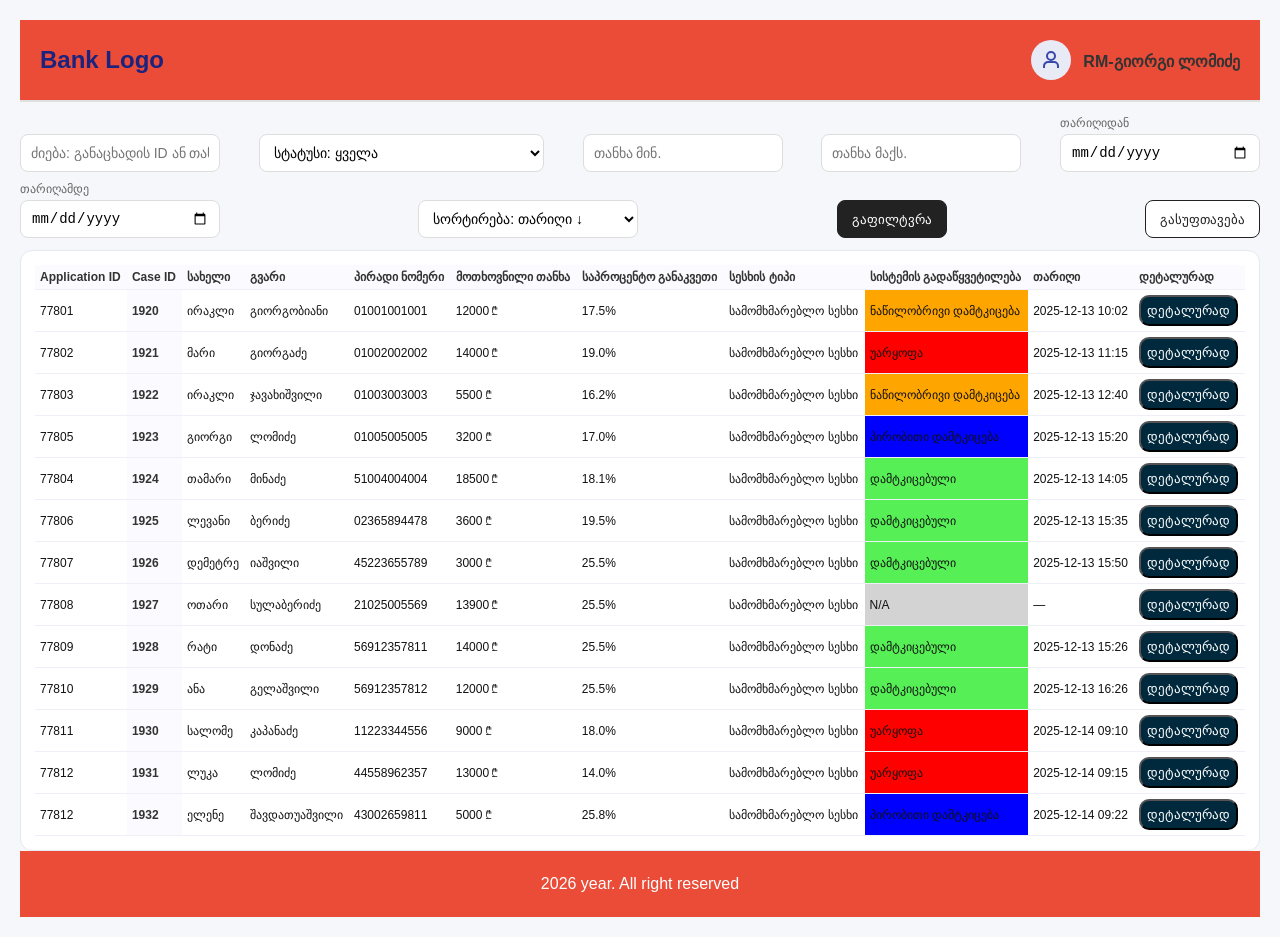
<file: index.html>
<!DOCTYPE html>
<html lang="ka">
  <head>
    <meta charset="UTF-8" />
    <meta name="viewport" content="width=device-width, initial-scale=1.0" />
    <title>RM-admin Panel</title>
    <link rel="stylesheet" href="./style.css" />
  </head>

  <body>
    <header>
      <div class="bank-logo">
        <h2>Bank Logo</h2>
      </div>

      <div class="user-info">
        <div class="user-icon">
          <svg
            width="24"
            height="24"
            viewBox="0 0 24 24"
            fill="none"
            stroke="currentColor"
          >
            <circle cx="12" cy="8" r="4" stroke-width="2" />
            <path
              d="M5 20v-2c0-2.2 1.8-4 4-4h6c2.2 0 4 1.8 4 4v2"
              stroke-width="2"
            />
          </svg>
        </div>
        <div class="user-details">
          <div class="user-name">RM-გიორგი ლომიძე</div>
        </div>
      </div>
    </header>
    <div class="controls">
      <!-- Search -->
      <input
        class="control-input"
        type="text"
        placeholder="ძიება: განაცხადის ID ან თანხა"
      />

      <!-- Filter: Status -->
      <select class="control-select">
        <option value="ALL">სტატუსი: ყველა</option>
        <option value="APPROVE">დამტკიცება</option>
        <option value="REJECT">უარყოფა</option>
        <option value="PARTIAL_APPROVE">ნაწილობრივი დამტკიცება</option>
        <option value="CONDITIONAL_APPROVE">პირობითი დამტკიცება</option>
        <option value="NONE">გადაწყვეტილება არ არის მიღებული</option>
      </select>

      <!-- Filter: Amount -->
      <input class="control-input" type="number" placeholder="თანხა მინ." />
      <input class="control-input" type="number" placeholder="თანხა მაქს." />

      <!-- Filter: Date -->
      <div class="control-field">
        <label class="control-label">თარიღიდან</label>
        <input class="control-input" type="date" />
      </div>

      <div class="control-field">
        <label class="control-label">თარიღამდე</label>
        <input class="control-input" type="date" />
      </div>

      <!-- Sort -->
      <select class="control-select">
        <option value="DATE_DESC">სორტირება: თარიღი ↓</option>
        <option value="DATE_ASC">სორტირება: თარიღი ↑</option>
        <option value="AMOUNT_DESC">სორტირება: თანხა ↓</option>
        <option value="AMOUNT_ASC">სორტირება: თანხა ↑</option>
      </select>

      <!-- Optional UI buttons -->
      <button class="control-btn" type="button">გაფილტვრა</button>
      <button class="control-btn secondary" type="button">გასუფთავება</button>
    </div>
    <div class="card">
      <table>
        <thead>
          <tr>
            <th>Application ID</th>
            <th>Case ID</th>
            <th>სახელი</th>
            <th>გვარი</th>
            <th>პირადი ნომერი</th>
            <th>მოთხოვნილი თანხა</th>
            <th>საპროცენტო განაკვეთი</th>
            <th>სესხის ტიპი</th>
            <th>სისტემის გადაწყვეტილება</th>
            <th>თარიღი</th>
            <th>დეტალურად</th>
          </tr>
        </thead>
        <tbody>
          <tr class="case-row" data-id="A-77801">
            <td>77801</td>
            <th>1920</th>
            <td>ირაკლი</td>
            <td>გიორგობიანი</td>
            <td>01001001001</td>
            <td>12000 ₾</td>
            <td>17.5%</td>
            <td>სამომხმარებლო სესხი</td>
            <td class="partial">ნაწილობრივი დამტკიცება</td>
            <td>2025-12-13 10:02</td>
            <td><button>დეტალურად</button></td>
          </tr>

          <tr class="case-row" data-id="A-77802">
            <td>77802</td>
            <th>1921</th>
            <td>მარი</td>
            <td>გიორგაძე</td>
            <td>01002002002</td>
            <td>14000 ₾</td>
            <td>19.0%</td>
            <td>სამომხმარებლო სესხი</td>
            <td class="reject">უარყოფა</td>
            <td>2025-12-13 11:15</td>
            <td><button>დეტალურად</button></td>
          </tr>

          <tr class="case-row" data-id="A-77803">
            <td>77803</td>
            <th>1922</th>
            <td>ირაკლი</td>
            <td>ჯავახიშვილი</td>
            <td>01003003003</td>
            <td>5500 ₾</td>
            <td>16.2%</td>
            <td>სამომხმარებლო სესხი</td>
            <td class="partial">ნაწილობრივი დამტკიცება</td>
            <td>2025-12-13 12:40</td>
            <td><button>დეტალურად</button></td>
          </tr>

          <tr class="case-row" data-id=">A-77804">
            <td>77805</td>
            <th>1923</th>
            <td>გიორგი</td>
            <td>ლომიძე</td>
            <td>01005005005</td>
            <td>3200 ₾</td>
            <td>17.0%</td>
            <td>სამომხმარებლო სესხი</td>
            <td class="conditional">პირობითი დამტკიცება</td>
            <td>2025-12-13 15:20</td>
            <td><button>დეტალურად</button></td>
          </tr>
          <tr class="case-row" data-id=">A-77805">
            <td>77804</td>
            <th>1924</th>
            <td>თამარი</td>
            <td>მინაძე</td>
            <td>51004004004</td>
            <td>18500 ₾</td>
            <td>18.1%</td>
            <td>სამომხმარებლო სესხი</td>
            <td class="approve">დამტკიცებული</td>
            <td>2025-12-13 14:05</td>
            <td><button>დეტალურად</button></td>
          </tr>

          <tr class="case-row" data-id=">A-77806">
            <td>77806</td>
            <th>1925</th>
            <td>ლევანი</td>
            <td>ბერიძე</td>
            <td>02365894478</td>
            <td>3600 ₾</td>
            <td>19.5%</td>
            <td>სამომხმარებლო სესხი</td>
            <td class="approve">დამტკიცებული</td>
            <td>2025-12-13 15:35</td>
            <td><button>დეტალურად</button></td>
          </tr>

          <tr class="case-row" data-id=">A-77807">
            <td>77807</td>
            <th>1926</th>
            <td>დემეტრე</td>
            <td>იაშვილი</td>
            <td>45223655789</td>
            <td>3000 ₾</td>
            <td>25.5%</td>
            <td>სამომხმარებლო სესხი</td>
            <td class="approve">დამტკიცებული</td>
            <td>2025-12-13 15:50</td>
            <td><button>დეტალურად</button></td>
          </tr>

          <tr class="case-row" data-id=">A-77808">
            <td>77808</td>
            <th>1927</th>
            <td>ოთარი</td>
            <td>სულაბერიძე</td>
            <td>21025005569</td>
            <td>13900 ₾</td>
            <td>25.5%</td>
            <td>სამომხმარებლო სესხი</td>
            <td class="no-desicion">N/A</td>
            <td>—</td>
            <td><button>დეტალურად</button></td>
          </tr>

          <tr class="case-row" data-id=">A-77809">
            <td>77809</td>
            <th>1928</th>
            <td>რატი</td>
            <td>დონაძე</td>
            <td>56912357811</td>
            <td>14000 ₾</td>
            <td>25.5%</td>
            <td>სამომხმარებლო სესხი</td>
            <td class="approve">დამტკიცებული</td>
            <td>2025-12-13 15:26</td>
            <td><button>დეტალურად</button></td>
          </tr>

          <tr class="case-row" data-id=">A-77810">
            <td>77810</td>
            <th>1929</th>
            <td>ანა</td>
            <td>გელაშვილი</td>
            <td>56912357812</td>
            <td>12000 ₾</td>
            <td>25.5%</td>
            <td>სამომხმარებლო სესხი</td>
            <td class="approve">დამტკიცებული</td>
            <td>2025-12-13 16:26</td>
            <td><button>დეტალურად</button></td>
          </tr>

          <tr class="case-row" data-id=">A-77811">
            <td>77811</td>
            <th>1930</th>
            <td>სალომე</td>
            <td>კაპანაძე</td>
            <td>11223344556</td>
            <td>9000 ₾</td>
            <td>18.0%</td>
            <td>სამომხმარებლო სესხი</td>
            <td class="reject">უარყოფა</td>
            <td>2025-12-14 09:10</td>
            <td><button>დეტალურად</button></td>
          </tr>
          <tr class="case-row" data-id=">A-77812">
            <td>77812</td>
            <th>1931</th>
            <td>ლუკა</td>
            <td>ლომიძე</td>
            <td>44558962357</td>
            <td>13000 ₾</td>
            <td>14.0%</td>
            <td>სამომხმარებლო სესხი</td>
            <td class="reject">უარყოფა</td>
            <td>2025-12-14 09:15</td>
            <td><button>დეტალურად</button></td>
          </tr>
          <tr class="case-row" data-id=">A-77813">
            <td>77812</td>
            <th>1932</th>
            <td>ელენე</td>
            <td>შავდათუაშვილი</td>
            <td>43002659811</td>
            <td>5000 ₾</td>
            <td>25.8%</td>
            <td>სამომხმარებლო სესხი</td>
            <td class="conditional">პირობითი დამტკიცება</td>
            <td>2025-12-14 09:22</td>
            <td><button>დეტალურად</button></td>
          </tr>
        </tbody>
      </table>
    </div>
    <footer>2026 year. All right reserved</footer>
    <script src="./script.js"></script>
  </body>
</html>
</file>
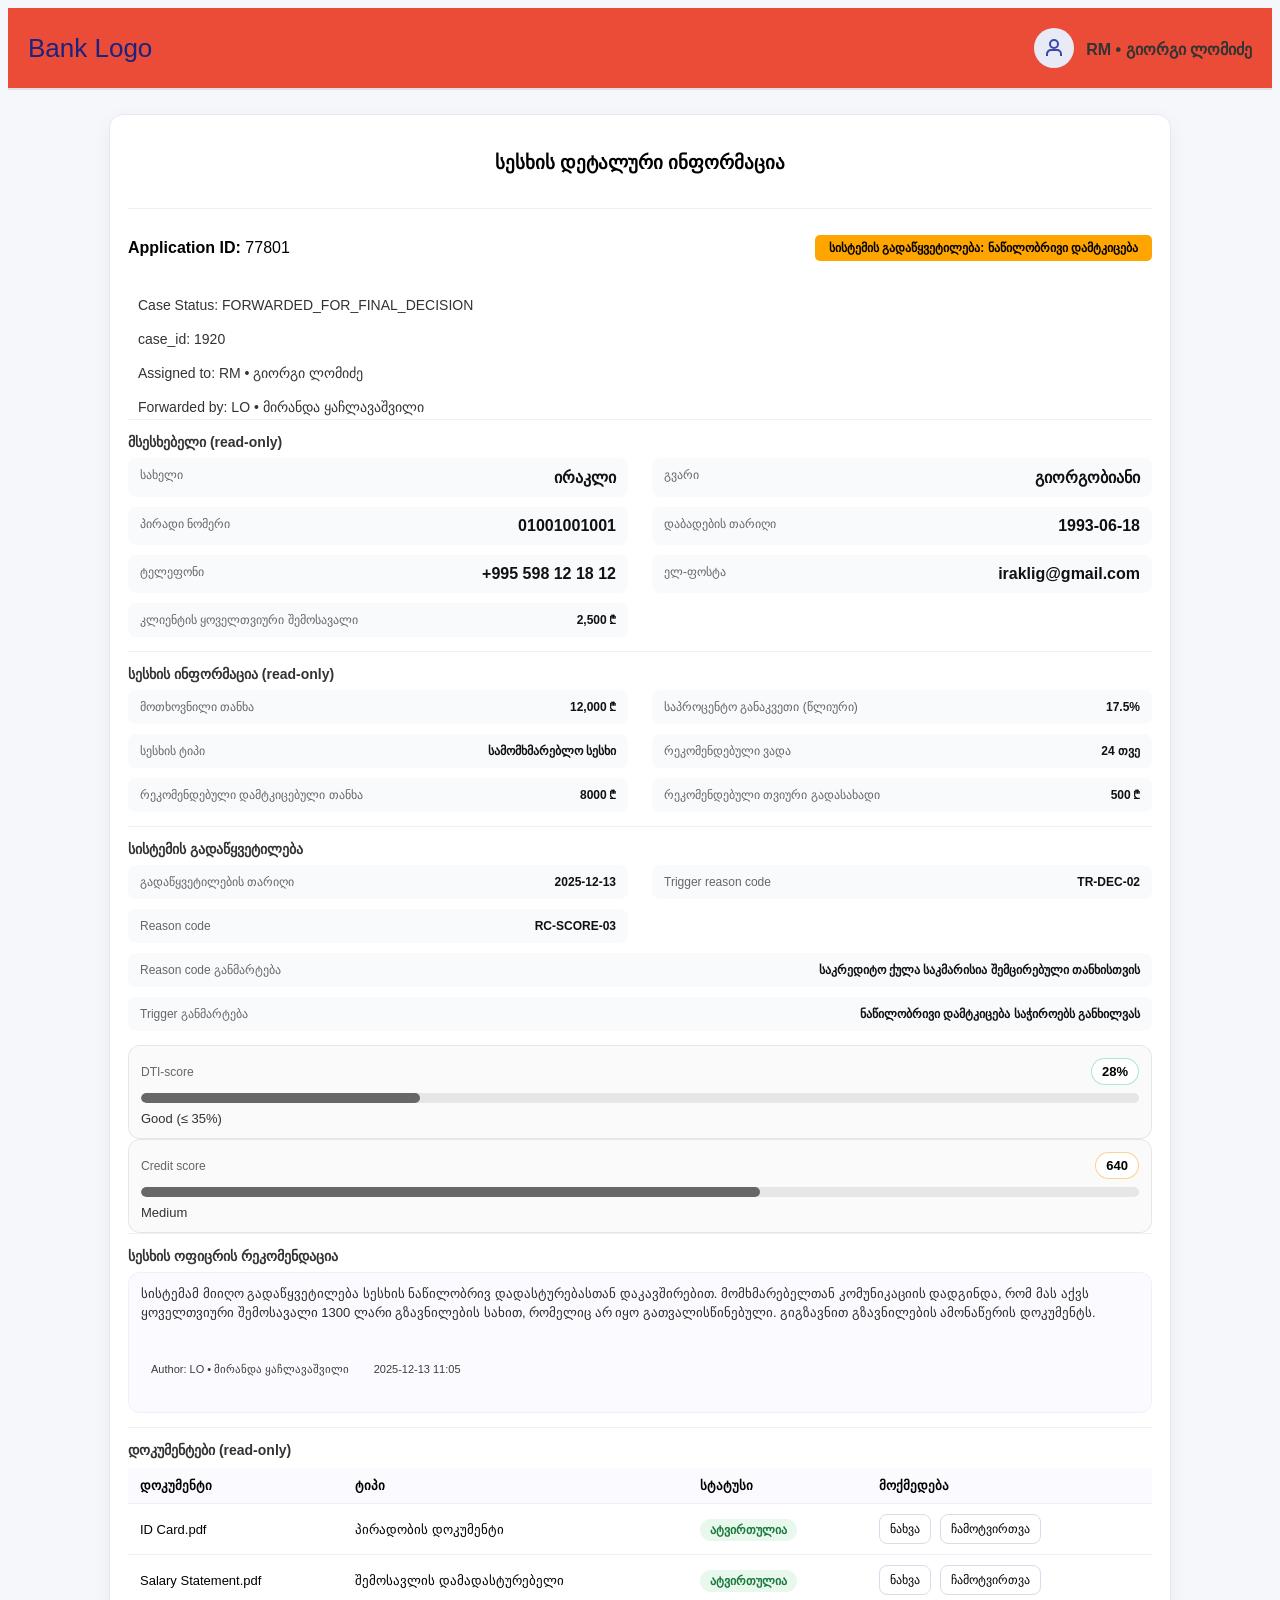
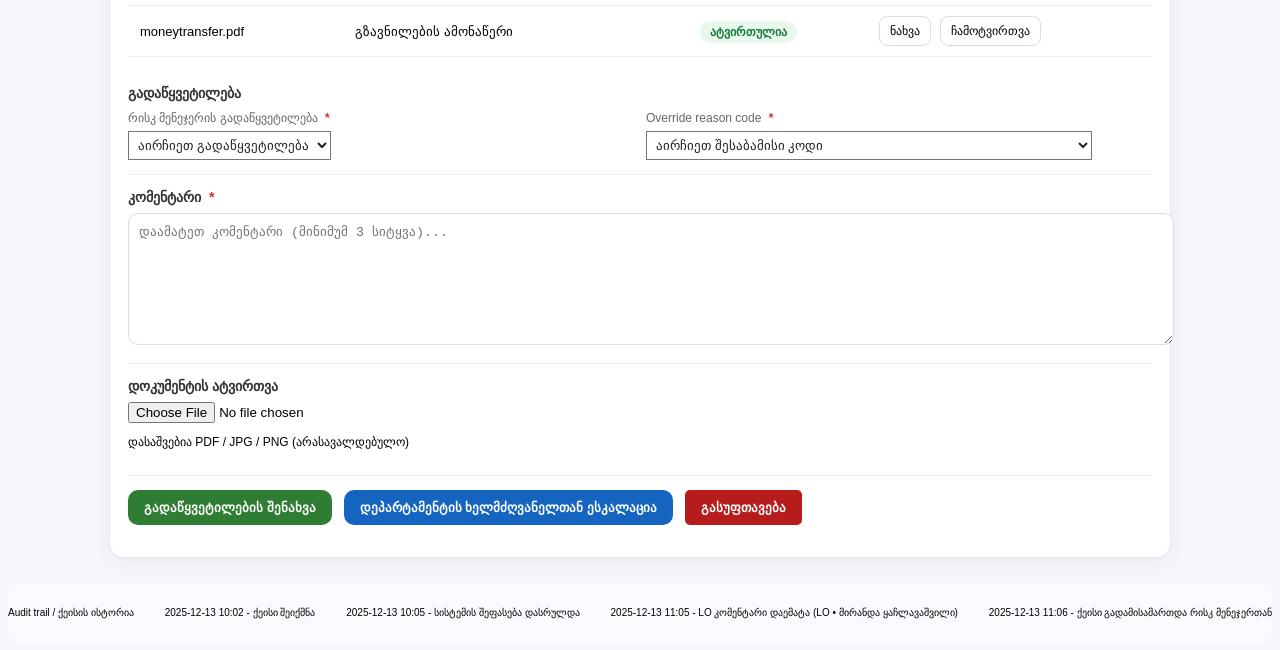
<file: details.html>
<!DOCTYPE html>
<html lang="ka">
  <head>
    <meta charset="UTF-8" />
    <meta name="viewport" content="width=device-width, initial-scale=1.0" />
    <title>Risk Manager - Loan Details</title>
    <link rel="stylesheet" href="./details.css" />
  
  </head>

  <body>
    <header>
      <a href="./index.html" class="bank-logo">Bank Logo</a>

      <div class="user-info">
        <div class="user-icon">
          <svg
            width="24"
            height="24"
            viewBox="0 0 24 24"
            fill="none"
            stroke="currentColor"
          >
            <circle cx="12" cy="8" r="4" stroke-width="2" />
            <path
              d="M5 20v-2c0-2.2 1.8-4 4-4h6c2.2 0 4 1.8 4 4v2"
              stroke-width="2"
            />
          </svg>
        </div>
        <div class="user-details">
          <div class="user-name">RM • გიორგი ლომიძე</div>
        </div>
      </div>
    </header>

    <div class="card" data-id="A-77801">
      <div class="card-header">
        <div class="case-title">
          <h3>სესხის დეტალური ინფორმაცია</h3>
        </div>
      </div>

      <div class="section info">
        <p><strong>Application ID:</strong> 77801</p>
        <span class="status partial"
          >სისტემის გადაწყვეტილება: ნაწილობრივი დამტკიცება</span
        >
      </div>
      <div class="meta">
        <span class="pill">Case Status: FORWARDED_FOR_FINAL_DECISION</span>
        <span class="pill">case_id: 1920</span>
        <span class="pill">Assigned to: RM • გიორგი ლომიძე</span>
        <span class="pill">Forwarded by: LO • მირანდა ყაჩლავაშვილი</span>
      </div>
      <!-- Borrower (read-only) -->
      <div class="section">
        <h4>მსესხებელი (read-only)</h4>
        <div class="info-grid">
          <div><span class="label">სახელი</span><span>ირაკლი</div>
          <div><span class="label">გვარი</span><span>გიორგობიანი</span></div>
          <div>
            <span class="label">პირადი ნომერი</span><span>01001001001</span>
          </div>
          <div>
            <span class="label">დაბადების თარიღი</span><span>1993-06-18</span>
          </div>
          <div>
            <span class="label">ტელეფონი</span><span>+995 598 12 18 12</span>
          </div>
          <div>
            <span class="label">ელ-ფოსტა</span><span>iraklig@gmail.com</span>
          </div>
          <div>
            <span class="label">კლიენტის ყოველთვიური შემოსავალი</span>
            <span class="value">2,500 ₾</span>
          </div>
        </div>
      </div>

      <!-- Loan (read-only) -->
      <div class="section">
        <h4>სესხის ინფორმაცია (read-only)</h4>
        <div class="info-grid">
          <div>
            <span class="label">მოთხოვნილი თანხა</span
            ><span class="value">12,000 ₾</span>
          </div>
          <div>
            <span class="label">საპროცენტო განაკვეთი (წლიური)</span
            ><span class="value">17.5%</span>
          </div>
          <div>
            <span class="label">სესხის ტიპი</span
            ><span class="value">სამომხმარებლო სესხი</span>
          </div>
          <div>
            <span class="label">რეკომენდებული ვადა</span
            ><span class="value">24 თვე</span>
          </div>
          <div>
            <span class="label">რეკომენდებული დამტკიცებული თანხა</span
            ><span class="value">8000 ₾</span>
          </div>
          <div>
            <span class="label">რეკომენდებული თვიური გადასახადი</span
            ><span class="value">500 ₾</span>
          </div>
        </div>
      </div>

      <!-- System explainability (read-only) -->
      <div class="section">
        <h4>სისტემის გადაწყვეტილება </h4>

        <div class="info-grid">
          <div>
            <span class="label">გადაწყვეტილების თარიღი</span>
            <span class="value">2025-12-13</span>
          </div>

          <div>
            <span class="label">Trigger reason code</span>
            <span class="value">TR-DEC-02</span>
          </div>

          <div>
            <span class="label">Reason code</span>
            <span class="value">RC-SCORE-03</span>
          </div>

          <div class="wide">
            <span class="label">Reason code განმარტება</span>
            <span class="value"
              >საკრედიტო ქულა საკმარისია შემცირებული თანხისთვის</span
            >
          </div>

          <div class="wide">
            <span class="label">Trigger განმარტება</span>
            <span class="value">ნაწილობრივი დამტკიცება საჭიროებს განხილვას</span>
          </div>
        </div>
      </div>
<!-- NEW: Scores -->
<div class="score wide">
  <div class="score-head">
    <span class="label">DTI-score</span>
    <span class="score-badge good" id="dtiBadge">28%</span>
  </div>

  <div class="meter" role="progressbar" aria-valuemin="0" aria-valuemax="100" aria-valuenow="28">
    <div class="meter-bar" id="dtiBar" style="width: 28%"></div>
  </div>

  <div class="score-hint" id="dtiHint">Good (≤ 35%)</div>
</div>

<div class="score wide">
  <div class="score-head">
    <span class="label">Credit score</span>
    <span class="score-badge mid" id="csBadge">640</span>
  </div>

  <div class="meter meter-score" role="progressbar" aria-valuemin="300" aria-valuemax="850" aria-valuenow="640">
    <!-- width 계산: (score-300)/(850-300)= (640-300)/550=0.618 => 61.8% -->
    <div class="meter-bar" id="csBar" style="width: 62%"></div>
  </div>

  <div class="score-hint" id="csHint">Medium</div>
</div>

      <!-- LO comment (read-only) -->
      <div class="section">
        <h4>სესხის ოფიცრის რეკომენდაცია</h4>
        <div class="comment-box readonly">
          <p class="comment-text">
        სისტემამ მიიღო გადაწყვეტილება სესხის ნაწილობრივ დადასტურებასთან დაკავშირებით. მომხმარებელთან კომუნიკაციის დადგინდა, რომ მას აქვს ყოველთვიური შემოსავალი 1300 ლარი გზავნილების სახით, რომელიც არ იყო  გათვალისწინებული. გიგზავნით გზავნილების ამონაწერის დოკუმენტს. 
          </p>
          <div class="comment-meta">
            <p class="pill small">Author: LO • მირანდა ყაჩლავაშვილი</p>
            <p class="pill small">2025-12-13 11:05</p>
          </div>
        </div>
      </div>

      <!-- Documents (read-only UI) -->
      <div class="section">
        <h4>დოკუმენტები (read-only)</h4>

        <table class="docs-table">
          <thead>
            <tr>
              <th>დოკუმენტი</th>
              <th>ტიპი</th>
              <th>სტატუსი</th>
              <th>მოქმედება</th>
            </tr>
          </thead>
          <tbody>
            <tr>
              <td>ID Card.pdf</td>
              <td>პირადობის დოკუმენტი</td>
            
              <td><span class="doc-status ok">ატვირთულია</span></td>
              <td>
                <button class="doc-btn" type="button">ნახვა</button>
                <button class="doc-btn" type="button">ჩამოტვირთვა</button>
              </td>
            </tr>
            <tr>
              <td>Salary Statement.pdf</td>
              <td>შემოსავლის დამადასტურებელი</td>
              <td><span class="doc-status ok">ატვირთულია</span></td>
              <td>
                <button class="doc-btn" type="button">ნახვა</button>
                <button class="doc-btn" type="button">ჩამოტვირთვა</button>
              </td>
            </tr>
             <tr>
              <td>moneytransfer.pdf</td>
              <td>გზავნილების ამონაწერი</td>
              <td><span class="doc-status ok">ატვირთულია</span></td>
              <td>
                <button class="doc-btn" type="button">ნახვა</button>
                <button class="doc-btn" type="button">ჩამოტვირთვა</button>
              </td>
            </tr>
          </tbody>
        </table>
      </div>

      <!-- RM decision -->


 <form id="rmForm" novalidate>

  <!-- RM decision -->
  <div class="section">
    <h4> გადაწყვეტილება</h4>

    <div class="decision-grid">
      <div class="field">
        <span class="label">
          რისკ მენეჯერის გადაწყვეტილება <span class="required">*</span>
        </span>
        <select
          class="control-select"
          id="finalDecision"
          name="finalDecision"
          required
        >
          <option value="">აირჩიეთ გადაწყვეტილება</option>
          <option value="APPROVE">დამტკიცება</option>
          <option value="REJECT">უარყოფა</option>
          <option value="PARTIAL_APPROVE">ნაწილობრივი დამტკიცება</option>
          <option value="CONDITIONAL_APPROVE">პირობითი დამტკიცება</option>
        </select>
      </div>

      <div class="field">
        <span class="label">
          Override reason code <span class="required">*</span>
        </span>
        <select
          class="control-select"
          id="overrideCode"
          name="overrideCode"
          required
        >
          <option value="">აირჩიეთ შესაბამისი კოდი</option>
          <option value="OVR-RISK-01">OR-RISK-02 - შემოსავლის სტაბილურობა შეფასდა დადებითად</option>
          <option value="OVR-INCOME-02">OR-RISK-03 - დამატებითი ფაქტორი ამცირებს საკრედიტო რისკს</option>
          <option value="OVR-DOC-03">OR-DATA-02 - მონაცემები დაზუსტდა</option>
        </select>
      </div>
    </div>
  </div>

  <!-- RM comment -->
  <div class="section">
    <h4> კომენტარი <span class="required">*</span></h4>

    <textarea
      id="rmComment"
      name="rmComment"
      class="rm-comment"
      placeholder="დაამატეთ კომენტარი (მინიმუმ 3 სიტყვა)..."
      required
    ></textarea>

    <div class="error-msg hidden" id="rmCommentError">
      კომენტარი სავალდებულოა და უნდა შეიცავდეს მინიმუმ 3 სიტყვას
    </div>
  </div>

  <!-- RM document upload -->
  <div class="section">
    <h4> დოკუმენტის ატვირთვა</h4>

    <input
      type="file"
      id="rmDocument"
      name="rmDocument"
      accept=".pdf,.jpg,.png"
    />

    <p class="hint">დასაშვებია PDF / JPG / PNG (არასავალდებულო)</p>
  </div>
<div class="success-msg hidden" id="successMessage">
  ✅ სესხის გადაწყვეტილება წარმატებით გაიგზავნა
</div>
  <!-- Actions -->
  <div class="section actions">
    <button class="btn manager btnSave" type="submit">
      გადაწყვეტილების შენახვა
    </button>

    <button class="btn head btnEscalate" type="button">
      დეპარტამენტის ხელმძღვანელთან ესკალაცია
    </button>
    <button type="reset" class="reset btn">გასუფთავება</button>
  </div>

</form>


      </div>

      <!-- Audit -->
      <div class="section audit">
        <p>Audit trail / ქეისის ისტორია</p>
        <p>2025-12-13 10:02 - ქეისი შეიქმნა</p>
        <p>2025-12-13 10:05 - სისტემის შეფასება დასრულდა</p>
        <p>
          2025-12-13 11:05 - LO კომენტარი დაემატა (LO • მირანდა ყაჩლავაშვილი)
        </p>
        <p>2025-12-13 11:06 - ქეისი გადამისამართდა რისკ მენეჯერთან</p>
      </div>
    </div>

    <script src="./script.js"></script>
   <script>
document.addEventListener("DOMContentLoaded", () => {
  const form = document.getElementById("rmForm");
  const decisionSelect = document.getElementById("finalDecision");
  const overrideCode = document.getElementById("overrideCode");
  const comment = document.getElementById("rmComment");
  const commentError = document.getElementById("rmCommentError");
  const successMsg = document.getElementById("successMessage");
  const saveBtn = document.querySelector(".btnSave");
  const escalateBtn = document.querySelector(".btnEscalate");

  // --- Decision color class ---
  function applyDecisionColor() {
    decisionSelect.classList.remove("approve", "reject", "partial", "conditional");

    switch (decisionSelect.value) {
      case "APPROVE":
        decisionSelect.classList.add("approve");
        break;
      case "REJECT":
        decisionSelect.classList.add("reject");
        break;
      case "PARTIAL_APPROVE":
        decisionSelect.classList.add("partial");
        break;
      case "CONDITIONAL_APPROVE":
        decisionSelect.classList.add("conditional");
        break;
    }
  }
  decisionSelect.addEventListener("change", applyDecisionColor);

  // --- Comment live validation (hide error when 3+ words) ---
  function updateCommentError() {
    const words = comment.value.trim().split(/\s+/).filter(Boolean);
    if (words.length >= 3) commentError.classList.add("hidden");
  }
  comment.addEventListener("input", updateCommentError);

  // --- Validation for both Save & Escalate ---
  function validateRMForm() {
    // native required validation (selects + textarea)
    if (!form.checkValidity()) {
      form.reportValidity();
      return false;
    }

    // comment must have 3+ words
    const words = comment.value.trim().split(/\s+/).filter(Boolean);
    if (words.length < 3) {
      commentError.classList.remove("hidden");
      comment.focus();
      return false;
    }

    commentError.classList.add("hidden");
    return true;
  }

  // --- SAVE decision ---
  form.addEventListener("submit", (e) => {
    e.preventDefault();
    if (!validateRMForm()) return;

    successMsg.textContent = "✅ სესხის გადაწყვეტილება წარმატებით გაიგზავნა";
    successMsg.classList.remove("hidden");

    saveBtn.disabled = true;
    escalateBtn.disabled = true;

    // const formData = new FormData(form);
    // fetch("/api/decision", { method: "POST", body: formData });
  });

  // --- ESCALATE ---
  escalateBtn.addEventListener("click", () => {
    if (!validateRMForm()) return;

    successMsg.textContent =
      "📤 ქეისი წარმატებით ესკალირდა დეპარტამენტის ხელმძღვანელთან";
    successMsg.classList.remove("hidden");

    saveBtn.disabled = true;
    escalateBtn.disabled = true;

    // const formData = new FormData(form);
    // formData.append("action", "ESCALATE");
    // fetch("/api/escalate", { method: "POST", body: formData });
  });

  // --- RESET: hide success message, hide errors, re-enable buttons ---
  form.addEventListener("reset", () => {
    successMsg.classList.add("hidden");
    commentError.classList.add("hidden");

    // reset decision colors back to default
    decisionSelect.classList.remove("approve", "reject", "partial", "conditional");

    // enable buttons again
    saveBtn.disabled = false;
    escalateBtn.disabled = false;
  });
});


</script>

  </body>
</html>
</file>
<file: style.css>
* {
  box-sizing: border-box;
}
body {
  margin: 0;
  font-family: Arial, sans-serif;
  background: #f6f7fb;
  color: #111;
}

header {
  display: flex;
  justify-content: space-between;
  align-items: center;
  padding: 20px;
  background-color: rgb(234, 76, 56);
  border-bottom: 2px solid #e0e0e0;
  font-family: Arial, sans-serif;
  width: 100%;
}

.bank-logo h2 {
  margin: 0;
  color: #1a237e;
  font-size: 24px;
}

.user-info {
  display: flex;
  align-items: center;
  gap: 12px;
}

.user-icon {
  width: 40px;
  height: 40px;
  display: flex;
  align-items: center;
  justify-content: center;
  background-color: #e8eaf6;
  border-radius: 50%;
  color: #3949ab;
}

.user-details {
  text-align: right;
}

.lo-label {
  font-size: 12px;
  font-weight: bold;
  color: #666;
  text-transform: uppercase;
  letter-spacing: 0.5px;
}

.user-name {
  font-size: 16px;
  font-weight: 600;
  color: #333;
  margin-top: 2px;
}

.tableWrap {
  margin-top: 14px;
  background: #fff;
  border: 1px solid #e6e8ef;
  border-radius: 12px;
  overflow: hidden;
}
h2 {
  text-align: center;
}
.table {
  width: 100%;
  border-collapse: collapse;
}
th,
td {
  padding: 5px;
  border-bottom: 1px solid #eef0f7;
  text-align: left;
  font-size: 12px;
}
th {
  background: #fbfbff;
  color: #333;
  font-weight: 700;
}
th:hover {
  background-color: #d9dcea;
}
.rowBtn {
  padding: 5px;
  border: 1px solid #d9dcea;
  border-radius: 10px;
  background: #fff;
  cursor: pointer;
}
.rowBtn:hover {
  background: #f3f4ff;
}

.badge {
  display: inline-flex;
  padding: 4px 10px;
  border-radius: 999px;
  font-size: 12px;
  border: 1px solid #d9dcea;
}

.empty {
  padding: 18px;
  color: #555;
}
.hidden {
  display: none;
}

body {
  font-family: Arial, sans-serif;
  padding: 20px;
  background: #f6f7fb;
}
.card {
  background: #fff;
  border: 1px solid #e6e8ef;
  border-radius: 12px;
  padding: 14px;
}
table {
  width: 100%;
  border-collapse: collapse;
}

button {
  background-color: #00293d;
  padding: 6px;
  color: white;
  border-radius: 10px;
}
.approve {
  background-color: rgb(86, 240, 86);
}
.reject {
  background-color: red;
}
.partial {
  background-color: orange;
}
.no-desicion {
  background-color: lightgrey;
}
.conditional {
  background-color: blue;
}
.hidden {
  display: none;
}

.case-row {
  cursor: pointer;
}
.case-row:hover {
  background: #f3f4ff;
}

footer {
  background-color: rgb(234, 76, 56);
  padding: 24px;
  text-align: center;
  color: white;
}
.controls {
  display: flex;
  justify-content: space-between;
  flex-wrap: wrap;
  gap: 10px;
  align-items: end;
  margin: 14px 0 12px;
}

.control-input,
.control-select {
  height: 38px;
  padding: 0 10px;
  border: 1px solid #ddd;
  border-radius: 8px;
  outline: none;
  background: #fff;
  font-size: 14px;
}

.control-input {
  min-width: 200px;
}

.control-select {
  min-width: 220px;
}

.control-field {
  display: flex;
  flex-direction: column;
  gap: 4px;
}

.control-label {
  font-size: 12px;
  color: #666;
}

.control-btn {
  height: 38px;
  padding: 0 14px;
  border: 1px solid #222;
  background: #222;
  color: #fff;
  border-radius: 8px;
  cursor: pointer;
}

.control-btn.secondary {
  background: #fff;
  color: #222;
}

@media (max-width: 1200px) {
  /* Desktop-only layout: optimized for >=1024px, no mobile support */

  body {
    margin: 0;
    font-family: Arial, sans-serif;
    background: #f6f7fb;
    color: #111;
  }

  /* Center page content with max width 1024 */
  .card {
    max-width: 1024px;
    width: 100%;
    margin: 20px auto;
    padding: 20px;
    background: #fff;
    border: 1px solid #e6e8ef;
    border-radius: 14px;
    box-shadow: 0 6px 20px rgba(0, 0, 0, 0.05);
  }

  /* If the viewport is smaller than 1024, we DON'T adapt; we just allow horizontal scroll */
  body {
    min-width: 1024px;
  }

  /* Header */
  .card-header {
    display: flex;
    justify-content: space-between;
    align-items: flex-start;
    gap: 16px;
  }

  .header-left h2 {
    margin: 0;
  }

  .meta {
    margin-top: 8px;
    display: flex;
    gap: 8px;
    flex-wrap: wrap;
  }

  .pill {
    display: inline-flex;
    align-items: center;
    font-size: 12px;
    padding: 4px 10px;
    border-radius: 999px;
    border: 1px solid #e6e8ef;
    background: #fbfbff;
    color: #333;
  }

  /* Sections */
  .section {
    padding: 16px 0;
    border-top: 1px solid #eef0f7;
  }

  .section:first-of-type {
    border-top: none;
  }

  .section h4 {
    margin: 0 0 10px;
    font-size: 14px;
    color: #333;
  }

  /* Info grid: 2 columns always */
  .info-grid {
    display: grid;
    grid-template-columns: repeat(2, minmax(0, 1fr));
    gap: 14px 22px;
  }

  .info-grid > div {
    background: #f9fafc;
    border: 1px solid #eef0f7;
    border-radius: 10px;
    padding: 10px 12px;
    display: flex;
    flex-direction: column;
    gap: 4px;
  }

  .label {
    font-size: 12px;
    color: #666;
  }

  .value {
    font-size: 14px;
    font-weight: 600;
    color: #111;
  }

  /* Status pill (you already have .status.approve etc.) */
  .status {
    display: inline-flex;
    align-items: center;
    justify-content: center;
    min-width: 120px;
    height: 32px;
    padding: 0 12px;
    border-radius: 8px;
    font-size: 12px;
    font-weight: 700;
  }

  /* Documents table */
  .docs-table {
    width: 100%;
    border-collapse: collapse;
    margin-top: 10px;
  }

  .docs-table th,
  .docs-table td {
    padding: 10px 12px;
    border-bottom: 1px solid #eef0f7;
    text-align: left;
    font-size: 13px;
    vertical-align: middle;
  }

  .docs-table th {
    background: #fbfbff;
    font-weight: 700;
  }

  /* Upload UI */
  .upload-box {
    margin-top: 12px;
    display: flex;
    gap: 12px;
    align-items: center;
  }

  .upload-label {
    display: inline-block;
    padding: 10px 14px;
    border-radius: 10px;
    border: 1px dashed #d9dcea;
    cursor: pointer;
    font-size: 13px;
    background: #fff;
  }

  .upload-label:hover {
    background: #f9fafc;
  }

  .upload-picked {
    padding: 10px 12px;
    border: 1px solid #eef0f7;
    background: #fbfbff;
    border-radius: 10px;
    font-size: 13px;
    display: flex;
    align-items: center;
    gap: 12px;
  }

  .file-info {
    font-weight: 600;
  }

  .remove-file {
    border: none;
    background: transparent;
    color: #b71c1c;
    font-size: 16px;
    cursor: pointer;
    font-weight: 700;
  }

  .remove-file:hover {
    color: #d32f2f;
  }

  /* Comment + error */
  textarea {
    width: 100%;
    min-height: 90px;
    border-radius: 10px;
    border: 1px solid #d9dcea;
    padding: 10px;
    resize: vertical;
  }

  .required {
    color: #d32f2f;
    font-weight: 800;
    margin-left: 4px;
  }

  .error-msg {
    color: #b71c1c;
    font-size: 12px;
    margin-top: -8px; /* pulls it closer to textarea section */
  }

  .actions {
    display: flex;
    gap: 12px;
    flex-wrap: wrap;
  }

  /* utility */
  .hidden {
    display: none;
  }
}
.case-row {
  cursor: pointer;
}

.case-row:hover {
  background: #f3f4ff;
}
</file>
<file: details.css>
/* make grid items span full width when needed */
body {
  font-family: Arial, sans-serif;
  background: #f6f7fb;
}
header {
  display: flex;
  justify-content: space-between;
  align-items: center;
  padding: 20px;
  background-color: rgb(234, 76, 56);
  border-bottom: 2px solid #e0e0e0;
  font-family: Arial, sans-serif;
}

.bank-logo h2 {
  margin: 0;
  color: #1a237e;
  font-size: 24px;
}

.user-info {
  display: flex;
  align-items: center;
  gap: 12px;
}

.user-icon {
  width: 40px;
  height: 40px;
  display: flex;
  align-items: center;
  justify-content: center;
  background-color: #e8eaf6;
  border-radius: 50%;
  color: #3949ab;
}

.user-details {
  text-align: right;
}

.lo-label {
  font-size: 12px;
  font-weight: bold;
  color: #666;
  text-transform: uppercase;
  letter-spacing: 0.5px;
}

.user-name {
  font-size: 16px;
  font-weight: 600;
  color: #333;
  margin-top: 2px;
}

h2 {
  text-align: center;
  margin-bottom: 20px;
}

.hidden {
  display: none;
}

.card {
  background: #fff;
  border: 1px solid #e6e8ef;
  border-radius: 14px;
  padding: 18px;
  max-width: 820px;
  margin: 24px auto;
  box-shadow: 0 6px 20px rgba(0, 0, 0, 0.05);
  max-width: 1024px;
  width: 100%;
}

.card-header {
  display: flex;
  flex-direction: column;
  justify-content: space-between;
  align-items: center;
  margin-bottom: 16px;
}

.section {
  padding: 14px 0;
  border-top: 1px solid #eef0f7;
}

.section:first-of-type {
  border-top: none;
}

.section h4 {
  margin: 0 0 8px;
  font-size: 14px;
  color: #333;
}

.status {
  padding: 6px 14px;
  border-radius: 5px;
  font-size: 12px;
  font-weight: 600;
}

.status.approve {
  background-color: #1b7a3d;

  color: white;
}

.tag {
  display: inline-block;
  background: #f3f4ff;
  border: 1px solid #d9dcea;
  border-radius: 8px;
  padding: 4px 8px;
  font-size: 12px;
  margin-right: 6px;
}

.highlight {
  background: #fbfbff;
  border-radius: 10px;
  padding: 12px;
}

.docs {
  margin: 0 0 10px;
  padding-left: 18px;
}

.upload {
  display: flex;
  gap: 10px;
  align-items: center;
}

textarea {
  width: 100%;
  min-height: 90px;
  border-radius: 10px;
  border: 1px solid #d9dcea;
  padding: 10px;
  resize: vertical;
}

.actions {
  display: flex;
  gap: 12px;
  flex-wrap: wrap;
}

.btn {
  padding: 10px 16px;
  border-radius: 10px;
  border: none;
  cursor: pointer;
  font-weight: 600;
}

.btn.manager {
  background: #2e7d32;
  color: white;
}

.btn.head {
  background: #1565c0;
  color: white;
}

.btn:hover {
  opacity: 0.9;
}

.audit {
  background: #fbfbff;
  border-radius: 10px;
  font-size: 10px;
  justify-content: space-between;
  display: flex;
  align-items: center;
}
.info-grid {
  display: grid;
  grid-template-columns: repeat(2, minmax(0, 1fr));
  gap: 10px 24px;
}

.info-grid > div {
  display: flex;
  justify-content: space-between;
  background: #f9fafc;
  padding: 10px 12px;
  border-radius: 8px;
}

.label {
  font-size: 12px;
  color: #666;
}

.info-grid span:last-child {
  font-weight: 600;
  color: #111;
}

/* Mobile */
@media (max-width: 768px) {
  .info-grid {
    grid-template-columns: 1fr;
  }
}
.docs-table {
  width: 100%;
  border-collapse: collapse;
  margin-top: 10px;
}

.docs-table th,
.docs-table td {
  padding: 10px 12px;
  border-bottom: 1px solid #eef0f7;
  text-align: left;
  font-size: 13px;
}

.docs-table th {
  background: #fbfbff;
  font-weight: 600;
}

.doc-status {
  padding: 4px 10px;
  border-radius: 999px;
  font-size: 12px;
  font-weight: 600;
}

.doc-status.ok {
  background: #e8f8ec;
  color: #1b7a3d;
}

.doc-status.pending {
  background: #fff3cd;
  color: #856404;
}

.doc-btn {
  height: 30px;
  padding: 0 10px;
  border-radius: 8px;
  border: 1px solid #d9dcea;
  background: #fff;
  cursor: pointer;
  margin-right: 6px;
  font-size: 12px;
}

.doc-btn:hover {
  background: #f3f4ff;
}

.upload-box {
  margin-top: 12px;
}

.upload-label {
  display: inline-block;
  padding: 10px 14px;
  border-radius: 10px;
  border: 1px dashed #d9dcea;
  cursor: pointer;
  font-size: 13px;
  color: #333;
}

.upload-label:hover {
  background: #f9fafc;
}
.required {
  color: #d32f2f;
  font-weight: bold;
  margin-left: 4px;
}

.error-msg {
  color: #b71c1c;
  font-size: 12px;
  margin-top: 6px;
}
.upload-picked {
  margin-top: 10px;
  padding: 10px 12px;
  border: 1px solid #eef0f7;
  background: #fbfbff;
  border-radius: 10px;
  font-size: 13px;

  display: flex;
  justify-content: space-between;
  align-items: center;
  gap: 10px;
}

.remove-file {
  border: none;
  background: transparent;
  color: #b71c1c;
  font-size: 16px;
  cursor: pointer;
  font-weight: bold;
}

.remove-file:hover {
  color: #d32f2f;
}

.hidden {
  display: none;
}
.meta {
  margin-top: 6px;
  display: flex;
  flex-direction: column;

  gap: 10px;
}
.info {
  display: flex;
  justify-content: space-between;
  align-items: center;
}
.pill {
  display: inline-block;
  font-size: 14px;
  padding: 4px 10px;

  color: #333;
}
.bank-logo {
  color: #1a237e;
  text-decoration: none;
  font-size: 26px;
}
.Reject {
  background-color: #d32f2f;
  color: white;
}
.value {
  font-size: 12px;
}
.partial-approve {
  background-color: orange;
}

.info-grid .wide,
.decision-grid .wide {
  grid-column: 1 / -1;
}

/* decision block layout */
.decision-grid {
  display: grid;
  grid-template-columns: repeat(2, minmax(0, 1fr));
  gap: 12px;
  margin-top: 10px;
}

.field .label {
  display: block;
  font-size: 12px;
  color: #666;
  margin-bottom: 6px;
}

.choice-row {
  display: flex;
  flex-wrap: wrap;
  gap: 10px;
}

.choice {
  display: flex;
  gap: 8px;
  align-items: center;
  padding: 8px 10px;
  border: 1px solid #eef0f7;
  border-radius: 10px;
  background: #fbfbff;
  font-size: 13px;
}

.comment-box {
  border: 1px solid #eef0f7;
  background: #fbfbff;
  border-radius: 12px;
  padding: 12px;
}

.comment-box.readonly {
  opacity: 0.95;
}

.comment-meta {
  margin-bottom: 8px;
  margin-top: 24px;
}

.pill.small {
  font-size: 11px;
  padding: 5px 10px;
}

.comment-text {
  margin: 0;
  font-size: 13px;
  line-height: 1.45;
  color: #222;
}

textarea.mini {
  min-height: 70px;
}

.rm-comment {
  min-height: 110px;
}
.control-select {
  transition:
    background-color 0.2s ease,
    color 0.2s ease;
}

/* default */
.control-select {
  background: #fff;
  color: #222;
  padding: 5px;
}

/* approve */
.control-select.approve {
  background: #1b7a3d;
  color: #fff;
}

/* reject */
.control-select.reject {
  background: #c62828;
  color: #fff;
}

/* partial */
.control-select.partial {
  background: #ef6c00;
  color: #fff;
}

/* conditional */
.control-select.conditional {
  background: #1565c0;
  color: #fff;
}
.approve {
  background-color: rgb(86, 240, 86);
}
.reject {
  background-color: red;
}
.partial {
  background-color: orange;
}
.no-desicion {
  background-color: lightgrey;
}
.conditional {
  background-color: blue;
}
.success-msg {
  padding: 12px;
  margin-top: 12px;
  border-radius: 6px;
  background: #e6f7ec;
  color: #1e7e34;
  font-weight: 600;
}
.hidden {
  display: none;
}
.reset {
  background-color: #b71c1c;
  border-radius: 5px;
  border: none;
  cursor: pointer;
  color: white;
}
.hint {
  font-size: 12px;
}
/* Scores block */
.score {
  display: grid;
  gap: 8px;
  padding: 12px;
  border: 1px solid rgba(0, 0, 0, 0.08);
  border-radius: 12px;
  background: rgba(0, 0, 0, 0.02);
}

.score-head {
  display: flex;
  align-items: center;
  justify-content: space-between;
  gap: 12px;
}

.score-badge {
  font-weight: 700;
  padding: 6px 10px;
  border-radius: 999px;
  font-size: 13px;
  line-height: 1;
  border: 1px solid rgba(0, 0, 0, 0.12);
  background: #fff;
}

/* status colors (keep simple) */
.score-badge.good {
  border-color: rgba(16, 185, 129, 0.35);
}
.score-badge.mid {
  border-color: rgba(245, 158, 11, 0.45);
}
.score-badge.bad {
  border-color: rgba(239, 68, 68, 0.45);
}

.meter {
  height: 10px;
  width: 100%;
  background: rgba(0, 0, 0, 0.08);
  border-radius: 999px;
  overflow: hidden;
}

.meter-bar {
  height: 100%;
  width: 0%;
  border-radius: 999px;
  background: rgba(0, 0, 0, 0.55);
  transition: width 200ms ease;
}

.score-hint {
  font-size: 13px;
  opacity: 0.8;
}
</file>
